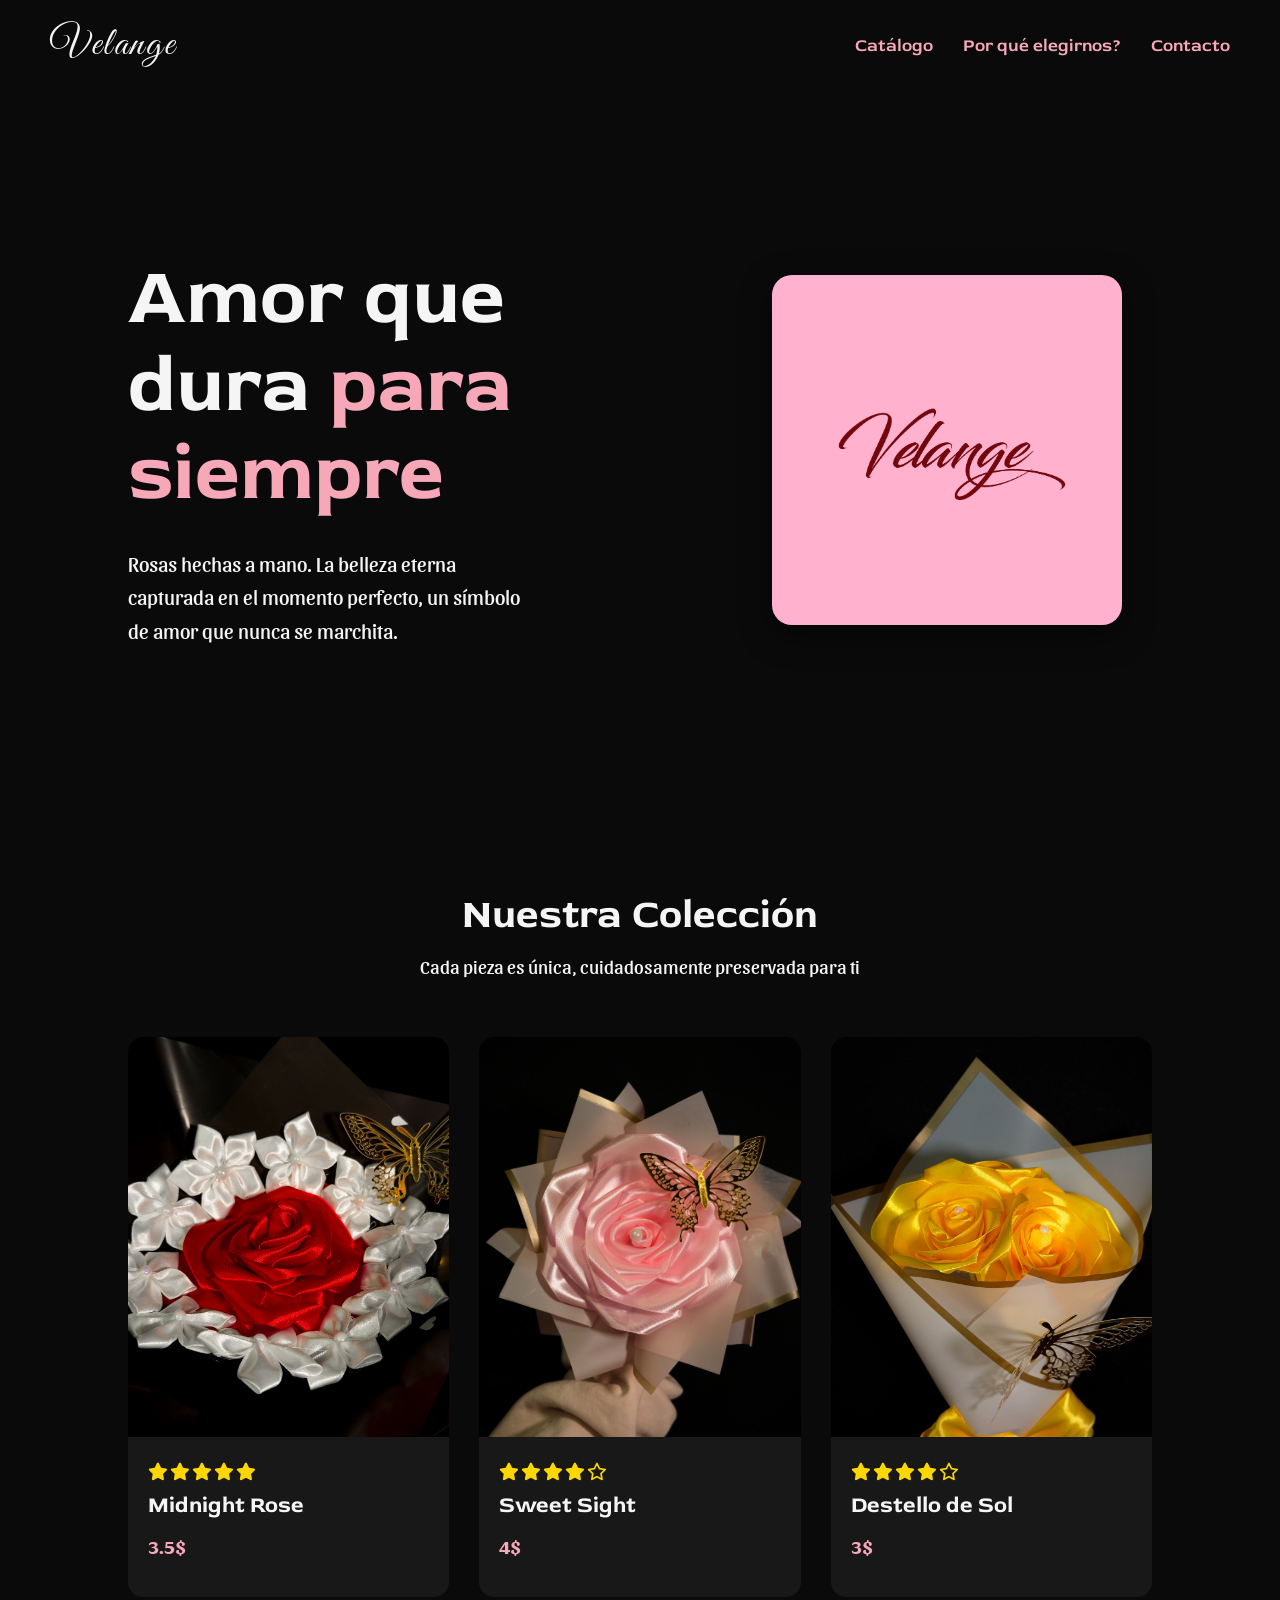
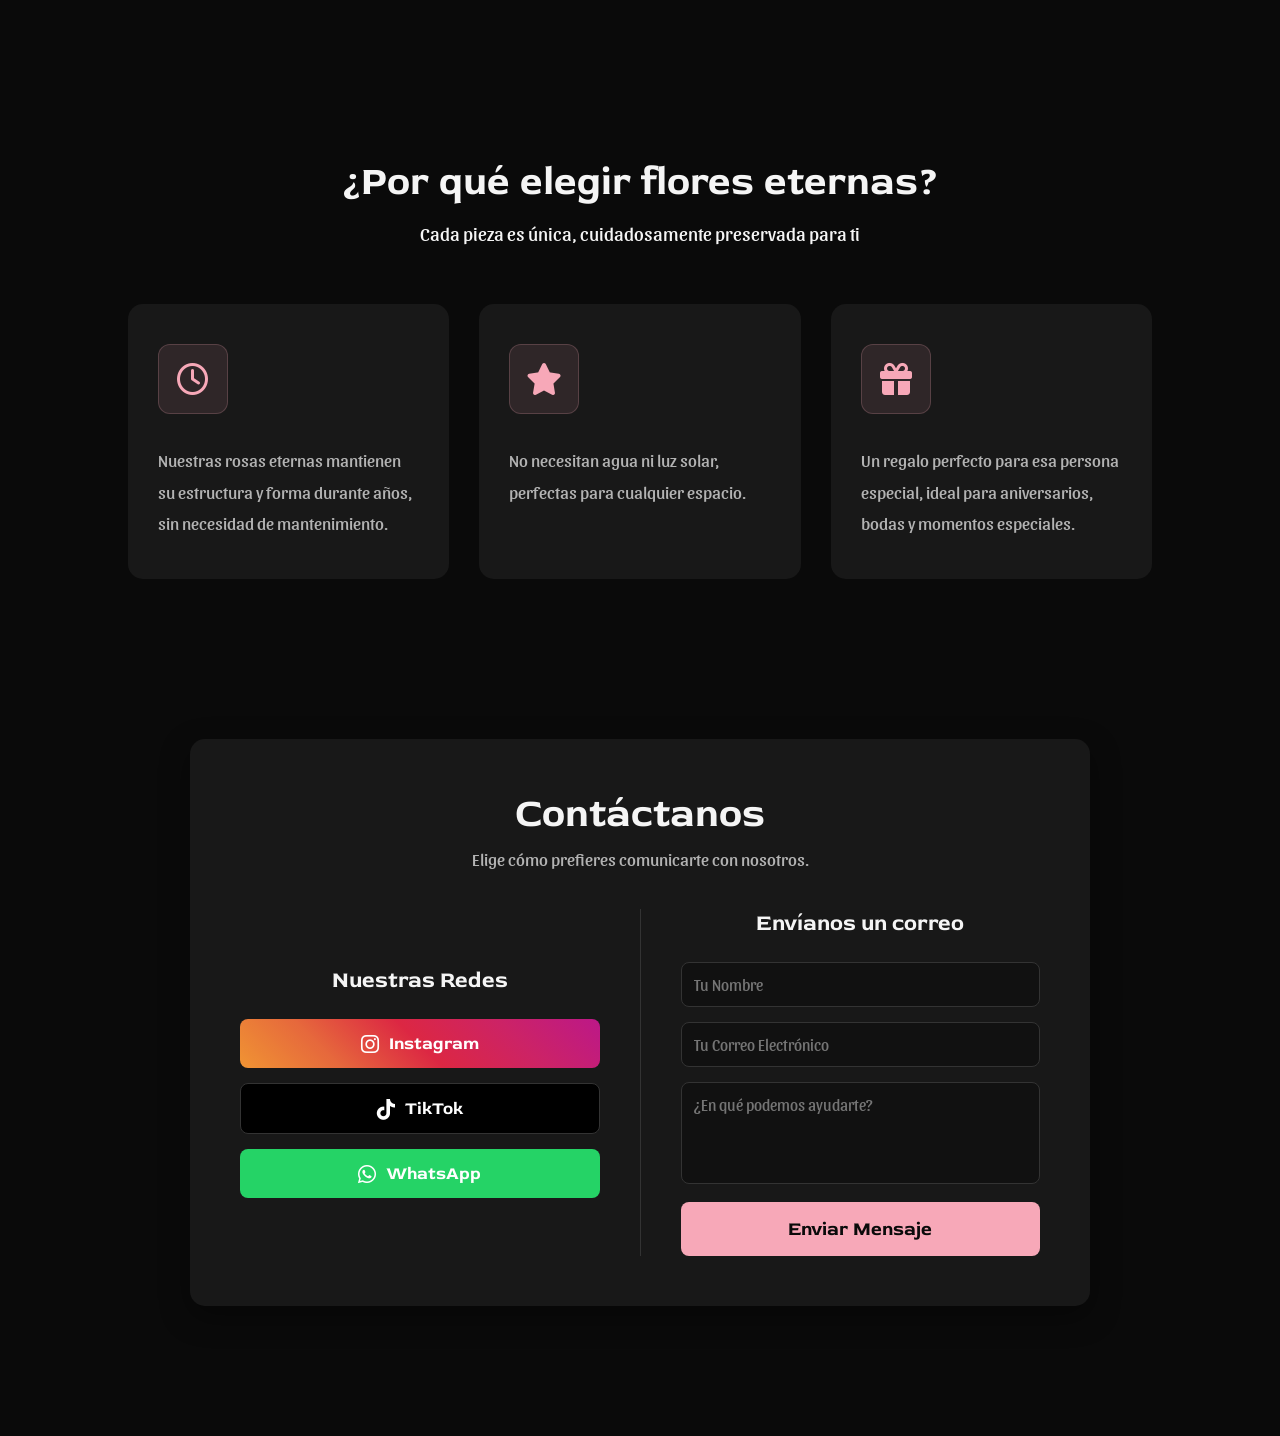
<file: index.html>
<!DOCTYPE html>
<html lang="es">
<head>
    <meta charset="UTF-8">
    <meta name="viewport" content="width=device-width, initial-scale=1.0">
    <title>Velange | Flores Eternas</title>
    
    <link rel="preconnect" href="https://fonts.googleapis.com">
    <link rel="preconnect" href="https://fonts.gstatic.com" crossorigin>
    <link href="https://fonts.googleapis.com/css2?family=Great+Vibes&family=Red+Rose:wght@400;600;700&family=Sansita:wght@400;700&display=swap" rel="stylesheet">
    <link rel="stylesheet" href="https://cdnjs.cloudflare.com/ajax/libs/font-awesome/6.4.0/css/all.min.css">
    
    <link rel="stylesheet" href="css/style.css">
</head>
<body>

    <!-- BARRA DE NAVEGACIÓN -->
    <nav class="navbar">
        <!-- Reemplazamos el <div> por una etiqueta <a> -->
        <a href="#" class="logo">Velange</a>
        
        <ul class="nav-links">
            <li><a href="#catalogo">Catálogo</a></li>
            <li><a href="#por-que">Por qué elegirnos?</a></li>
            <li><a href="#contacto">Contacto</a></li>
        </ul>
    </nav>
    <!-- SECCIÓN HERO -->
    <header class="hero">
        <div class="hero-text">
            <h1>Amor que<br>dura <span class="highlight">para<br>siempre</span></h1>
            <p>Rosas hechas a mano. La belleza eterna capturada en el momento perfecto, un símbolo de amor que nunca se marchita.</p>
        </div>
    <div class="hero-image-box">
            <div class="pink-box" style="overflow: hidden;">
                <img src="img/Logo.jpeg" alt="Logo Velange" style="width: 100%; height: 100%; object-fit: cover;">
            </div>
        </div>    
    </header>

    <!-- SECCIÓN COLECCIÓN -->
    <section id="catalogo" class="collection-section">
        <div class="section-header">
            <h2>Nuestra Colección</h2>
            <p>Cada pieza es única, cuidadosamente preservada para ti</p>
        </div>
        <div class="grid-container">
            <div class="product-card">
                <img src="img/ross2.jpg" alt="Sweet Sight" class="img-placeholder" style="object-fit: cover;">                <div class="card-content">


                    <div class="stars">
                        <i class="fa-solid fa-star"></i><i class="fa-solid fa-star"></i><i class="fa-solid fa-star"></i><i class="fa-solid fa-star"></i><i class="fa-solid fa-star"></i>
                    </div>
                    <h3>Midnight Rose</h3>
                    <p class="price">3.5$</p>
                </div>
            </div>
            <div class="product-card">
                <img src="img/ross.jpeg" alt="Midnight Rose" class="img-placeholder" style="object-fit: cover;">                <div class="card-content">
                    <div class="stars">
                        <i class="fa-solid fa-star"></i><i class="fa-solid fa-star"></i><i class="fa-solid fa-star"></i><i class="fa-solid fa-star"></i><i class="fa-regular fa-star"></i>
                    </div>
                    <h3>Sweet Sight</h3>
                    <p class="price">4$</p>
                </div>
            </div>
            <div class="product-card">
                <img src="img/ross3.jpg" alt="Destello de Sol" class="img-placeholder" style="object-fit: cover;">                <div class="card-content">
                    <div class="stars">
                        <i class="fa-solid fa-star"></i><i class="fa-solid fa-star"></i><i class="fa-solid fa-star"></i><i class="fa-solid fa-star"></i><i class="fa-regular fa-star"></i>
                    </div>
                    <h3>Destello de Sol</h3>
                    <p class="price">3$</p>
                </div>
            </div>
        </div>
    </section>

    <!-- SECCIÓN POR QUÉ ELEGIRNOS -->
    <section id="por-que" class="features-section">
        <div class="section-header">
            <h2>¿Por qué elegir flores eternas?</h2>
            <p>Cada pieza es única, cuidadosamente preservada para ti</p>
        </div>
        <div class="grid-container">
            <div class="feature-card">
                <div class="icon-box"><i class="fa-regular fa-clock"></i></div>
                <p>Nuestras rosas eternas mantienen su estructura y forma durante años, sin necesidad de mantenimiento.</p>
            </div>
            <div class="feature-card">
                <div class="icon-box"><i class="fa-solid fa-star"></i></div>
                <p>No necesitan agua ni luz solar, perfectas para cualquier espacio.</p>
            </div>
            <div class="feature-card">
                <div class="icon-box"><i class="fa-solid fa-gift"></i></div>
                <p>Un regalo perfecto para esa persona especial, ideal para aniversarios, bodas y momentos especiales.</p>
            </div>
        </div>
    </section>

    <!-- SECCIÓN CONTACTO (HORIZONAL) -->
<!-- SECCIÓN CONTACTO (HORIZONTAL) -->
    <section id="contacto" class="contact-section">
        <div class="contact-container">
            <div class="contact-header">
                <h2>Contáctanos</h2>
                <p>Elige cómo prefieres comunicarte con nosotros.</p>
            </div>

            <div class="contact-grid">
                
                <!-- COLUMNA IZQUIERDA: Redes -->
                <div class="contact-left">
                    <h3>Nuestras Redes</h3>
                    <div class="social-contact">
                        <a href="https://www.instagram.com/velange.oficial/" target="_blank" class="social-btn instagram-btn">
                            <i class="fa-brands fa-instagram"></i> Instagram
                        </a>
                        
                        <a href="https://www.tiktok.com/@velange.oficial" target="_blank" class="social-btn tiktok-btn">
                            <i class="fa-brands fa-tiktok"></i> TikTok
                        </a>

                        <a href="https://wa.me/593967574922?text=Hola,%20me%20interesan%20las%20rosas%20eternas%20de%20Velange" target="_blank" class="social-btn whatsapp-btn">
                            <i class="fa-brands fa-whatsapp"></i> WhatsApp
                        </a>
                    </div>
                </div>

                <!-- SEPARADOR VERTICAL -->
                <div class="divider-vertical"></div>

                <!-- COLUMNA DERECHA: Formulario -->
                <div class="contact-right">
                    <h3>Envíanos un correo</h3>
                    
                    <!-- ENLACE DE FORMSPREE APLICADO AQUÍ -->
                    <form action="https://formspree.io/f/meewglqa" method="POST" class="contact-form">
                        <div class="input-group">
                            <input type="text" name="nombre" placeholder="Tu Nombre" required>
                        </div>
                        <div class="input-group">
                            <input type="email" name="email" placeholder="Tu Correo Electrónico" required>
                        </div>
                        <div class="input-group">
                            <textarea name="mensaje" rows="4" placeholder="¿En qué podemos ayudarte?" required></textarea>
                        </div>
                        
                        <button type="submit" class="submit-btn">Enviar Mensaje</button>
                    </form>
                </div>

            </div>
        </div>
    </section>
</body>
</html>
</file>
<file: css/style.css>
/* --- VARIABLES DE COLOR Y TIPOGRAFÍA --- */
:root {
    --bg-dark: #0a0a0a;
    --card-dark: #181818;
    --text-white: #f5f5f5;
    --text-gray: #b3b3b3;
    
    --accent-pink: #f7a8b8;
    --accent-pink-dark: #d67a8e;
    --star-yellow: #ffd700;
    
    --font-title: 'Red Rose', serif;
    --font-text: 'Sansita', sans-serif;
    --font-logo: 'Great Vibes', cursive;
}

/* --- RESET BÁSICO --- */
* {
    margin: 0;
    padding: 0;
    box-sizing: border-box;
}

body {
    background-color: var(--bg-dark);
    color: var(--text-white);
    font-family: var(--font-text);
    overflow-x: hidden;
}

/* --- NAVEGACIÓN --- */
.navbar {
    display: flex;
    justify-content: space-between;
    align-items: center;
    padding: 20px 50px;
    background-color: rgba(10, 10, 10, 0.9);
    position: sticky;
    top: 0;
    z-index: 100;
}

.logo {
    font-family: var(--font-logo);
    font-size: 2.5rem;
    color: var(--text-white);
    letter-spacing: 2px;
    text-decoration: none; /* <-- Agrega esta línea para quitar el subrayado del link */
}

.nav-links {
    list-style: none;
    display: flex;
    gap: 30px;
}

.nav-links a {
    color: var(--accent-pink);
    text-decoration: none;
    font-family: var(--font-title);
    font-weight: 600;
    font-size: 1.1rem;
    transition: color 0.3s ease;
}

.nav-links a:hover {
    color: var(--text-white);
}

/* --- HERO SECTION --- */
.hero {
    display: flex;
    align-items: center;
    justify-content: space-between;
    padding: 80px 10%;
    min-height: 80vh;
}

.hero-text {
    max-width: 50%;
}

.hero-text h1 {
    font-family: var(--font-title);
    font-size: 5rem;
    line-height: 1.1;
    margin-bottom: 30px;
}

.hero-text .highlight {
    color: var(--accent-pink);
}

.hero-text p {
    font-size: 1.3rem;
    color: var(--text-white);
    line-height: 1.6;
    max-width: 80%;
}

.hero-image-box {
    width: 40%;
    display: flex;
    justify-content: center;
}

.pink-box {
    width: 350px;
    height: 350px;
    background-color: var(--card-dark);
    border-radius: 20px;
    display: flex;
    align-items: center;
    justify-content: center;
    box-shadow: 0 10px 30px rgba(0, 0, 0, 0.5);
    transition: transform 0.4s ease;
}

.pink-box:hover {
    transform: translateY(-10px);
    box-shadow: 0 15px 40px rgba(247, 168, 184, 0.1);
}

.box-logo {
    font-family: var(--font-logo);
    font-size: 5.5rem;
    color: var(--accent-pink);
    transform: rotate(-10deg);
}

/* --- SECCIONES GLOBALES --- */
.collection-section, .features-section {
    padding: 80px 10%;
    position: relative;
}

.section-header {
    text-align: center;
    margin-bottom: 60px;
    position: relative;
}

.section-header h2 {
    font-family: var(--font-title);
    font-size: 2.5rem;
    margin-bottom: 15px;
}

.section-header p {
    font-size: 1.2rem;
    color: var(--text-white);
}

.grid-container {
    display: grid;
    grid-template-columns: repeat(3, 1fr);
    gap: 30px;
}

/* --- TARJETAS DE PRODUCTO --- */
.product-card {
    background-color: var(--card-dark);
    border-radius: 15px;
    overflow: hidden;
    transition: transform 0.3s ease, box-shadow 0.3s ease;
    padding-bottom: 20px;
}

.product-card:hover {
    transform: translateY(-5px);
    box-shadow: 0 8px 20px rgba(0, 0, 0, 0.5);
}

.img-placeholder {
    width: 100%;
    height: 400px; /* <-- Cambia este número. Te recomiendo probar con 380px o 400px */
}

.card-content {
    padding: 20px;
}

.stars {
    color: var(--star-yellow);
    margin-bottom: 10px;
    font-size: 1.1rem;
}

.stars i {
    margin-right: 2px;
}

.product-card h3 {
    font-family: var(--font-title);
    font-size: 1.4rem;
    margin-bottom: 15px;
}

.product-card .price {
    color: var(--accent-pink);
    font-weight: bold;
    font-size: 1.2rem;
}

/* --- TARJETAS DE CARACTERÍSTICAS --- */
.feature-card {
    background-color: var(--card-dark);
    border-radius: 15px;
    padding: 40px 30px;
    display: flex;
    flex-direction: column;
    align-items: flex-start;
    transition: transform 0.3s ease;
}

.feature-card:hover {
    transform: translateY(-5px);
}

.icon-box {
    background-color: rgba(247, 168, 184, 0.1); 
    width: 70px;
    height: 70px;
    border-radius: 12px;
    display: flex;
    align-items: center;
    justify-content: center;
    margin-bottom: 30px;
    border: 1px solid rgba(247, 168, 184, 0.2);
}

.icon-box i {
    color: var(--accent-pink);
    font-size: 2rem;
}

.feature-card p {
    color: var(--text-gray);
    font-size: 1.1rem;
    line-height: 1.8;
}

/* --- SECCIÓN CONTACTO HORIZONTAL --- */
.contact-section {
    padding: 80px 10%;
    margin-bottom: 50px;
}

.contact-container {
    background-color: var(--card-dark);
    padding: 50px;
    border-radius: 15px;
    width: 100%;
    max-width: 900px; /* La caja ahora es más ancha */
    margin: 0 auto; 
    box-shadow: 0 10px 30px rgba(0, 0, 0, 0.4);
}

.contact-header {
    text-align: center;
    margin-bottom: 40px;
}

.contact-header h2 {
    font-family: var(--font-title);
    font-size: 2.5rem;
    margin-bottom: 10px;
}

.contact-header p {
    color: var(--text-gray);
    font-size: 1.1rem;
}

/* Aquí dividimos el contenido en Izquierda / Linea / Derecha */
.contact-grid {
    display: grid;
    grid-template-columns: 1fr auto 1fr;
    gap: 40px;
    align-items: center; /* Centra todo verticalmente */
}

.contact-left h3, .contact-right h3 {
    font-family: var(--font-title);
    font-size: 1.4rem;
    margin-bottom: 25px;
    text-align: center;
    color: var(--text-white);
}

/* Botones sociales */
.social-contact {
    display: flex;
    flex-direction: column;
    gap: 15px;
}

.social-btn {
    display: inline-flex;
    align-items: center;
    justify-content: center;
    width: 100%;
    color: white;
    padding: 14px;
    border-radius: 8px;
    text-decoration: none;
    font-family: var(--font-title);
    font-size: 1.1rem;
    font-weight: bold;
    transition: transform 0.3s ease, box-shadow 0.3s ease;
}

.social-btn i {
    margin-right: 10px;
    font-size: 1.3rem;
}

.instagram-btn { background: linear-gradient(45deg, #f09433 0%, #e6683c 25%, #dc2743 50%, #cc2366 75%, #bc1888 100%); }
.instagram-btn:hover { transform: translateY(-3px); box-shadow: 0 8px 15px rgba(220, 39, 67, 0.3); color: white; }

.tiktok-btn { background-color: #000000; border: 1px solid #333; }
.tiktok-btn:hover { transform: translateY(-3px); box-shadow: 0 8px 15px rgba(255, 255, 255, 0.1); color: white; }

.whatsapp-btn { background-color: #25D366; }
.whatsapp-btn:hover { transform: translateY(-3px); box-shadow: 0 8px 15px rgba(37, 211, 102, 0.3); color: white; }

/* Separador vertical del medio */
.divider-vertical {
    background-color: #333;
    width: 1px;
    height: 100%;
    min-height: 250px;
}

/* Formulario */
.contact-form {
    display: flex;
    flex-direction: column;
    gap: 15px;
}

.input-group input,
.input-group textarea {
    width: 100%;
    padding: 12px;
    background-color: #111;
    border: 1px solid #333;
    border-radius: 8px;
    color: var(--text-white);
    font-family: var(--font-text);
    font-size: 1rem;
    transition: border-color 0.3s ease;
    resize: none;
}

.input-group input:focus,
.input-group textarea:focus {
    outline: none;
    border-color: var(--accent-pink);
}

.submit-btn {
    background-color: var(--accent-pink);
    color: var(--bg-dark);
    padding: 15px;
    border: none;
    border-radius: 8px;
    font-family: var(--font-title);
    font-size: 1.2rem;
    font-weight: bold;
    cursor: pointer;
    transition: background-color 0.3s ease;
}

.submit-btn:hover {
    background-color: var(--accent-pink-dark);
}

/* Adaptabilidad para teléfonos celulares */
@media (max-width: 800px) {
    .contact-grid {
        grid-template-columns: 1fr; /* Cambia a una sola columna */
        gap: 30px;
    }
    
    .divider-vertical {
        width: 100%; /* La línea vertical se vuelve horizontal */
        height: 1px;
        min-height: 1px;
    }
}
/* =======================================================
   RESPONSIVIDAD PARA CELULARES Y TABLETS
   ======================================================= */
@media (max-width: 850px) {
    
    /* 1. NAVEGACIÓN (Menú) */
    .navbar {
        flex-direction: column; /* Pone el logo arriba y los links abajo */
        padding: 15px 20px;
        gap: 15px;
    }
    .nav-links {
        flex-wrap: wrap;
        justify-content: center;
        gap: 15px;
    }

    /* 2. SECCIÓN HERO (El título principal y la caja rosada) */
    .hero {
        flex-direction: column; /* Pone el texto arriba y la caja abajo */
        padding: 40px 5%;
        text-align: center;
        min-height: auto;
        gap: 40px;
    }
    .hero-text {
        max-width: 100%;
    }
    .hero-text h1 {
        font-size: 3rem; /* Hace la letra más pequeña para que no se corte */
        margin-bottom: 20px;
    }
    .hero-text p {
        max-width: 100%;
        font-size: 1.1rem;
        margin: 0 auto;
    }
    .hero-image-box {
        width: 100%;
    }
    .pink-box {
        width: 250px; /* Hace la caja más pequeña */
        height: 250px;
    }
    .box-logo {
        font-size: 4rem;
    }

    /* 3. CATÁLOGO Y CARACTERÍSTICAS (Las cuadrículas) */
    .collection-section, .features-section {
        padding: 40px 5%;
    }
    .grid-container {
        grid-template-columns: 1fr; /* Cambia de 3 columnas a 1 sola columna vertical */
        gap: 25px;
    }

    /* 4. CONTACTO HORIZONTAL (Lo pasamos a vertical) */
    .contact-section {
        padding: 40px 5%;
    }
    .contact-container {
        padding: 30px 20px;
    }
    .contact-header h2 {
        font-size: 2rem;
    }
    .contact-grid {
        grid-template-columns: 1fr; /* Una sola columna */
        gap: 30px;
    }
    .divider-vertical {
        width: 100%; /* La línea separadora se vuelve horizontal */
        height: 1px;
        min-height: 1px;
        margin: 10px 0;
    }
}
</file>
